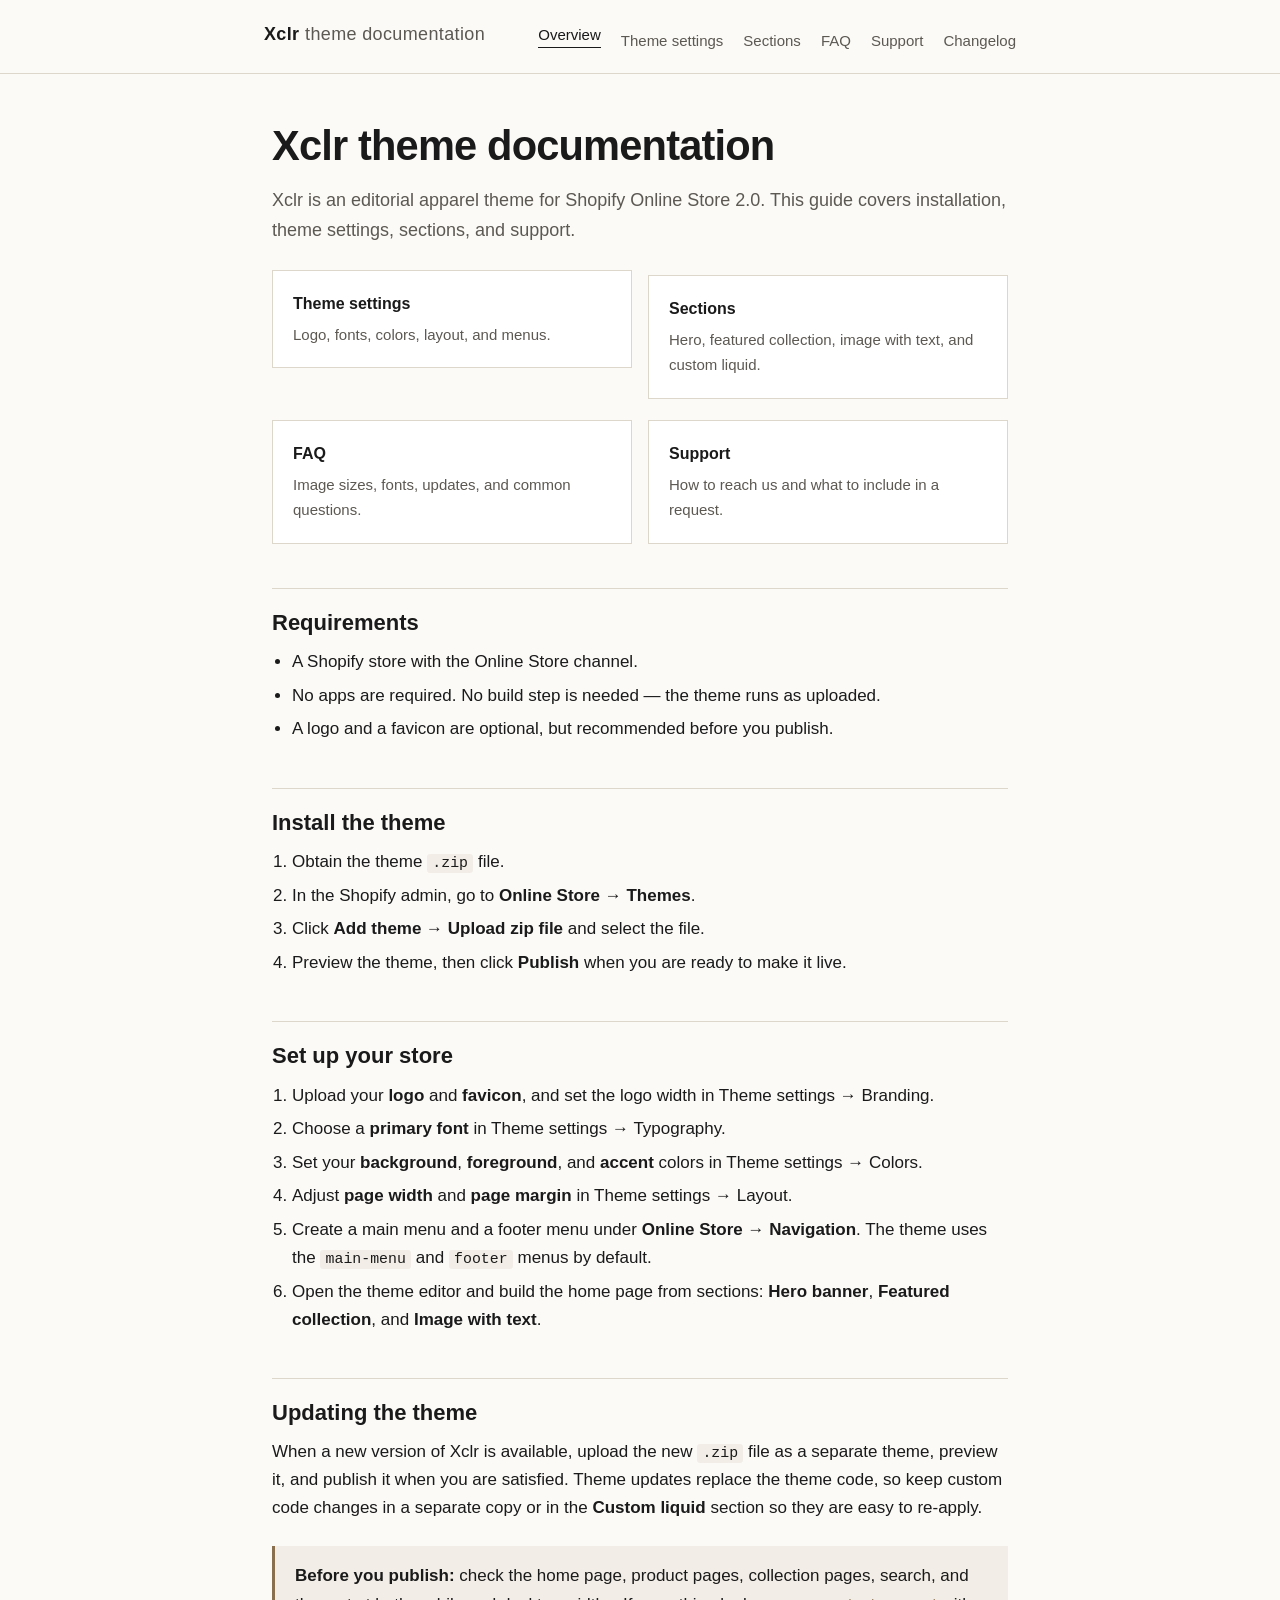
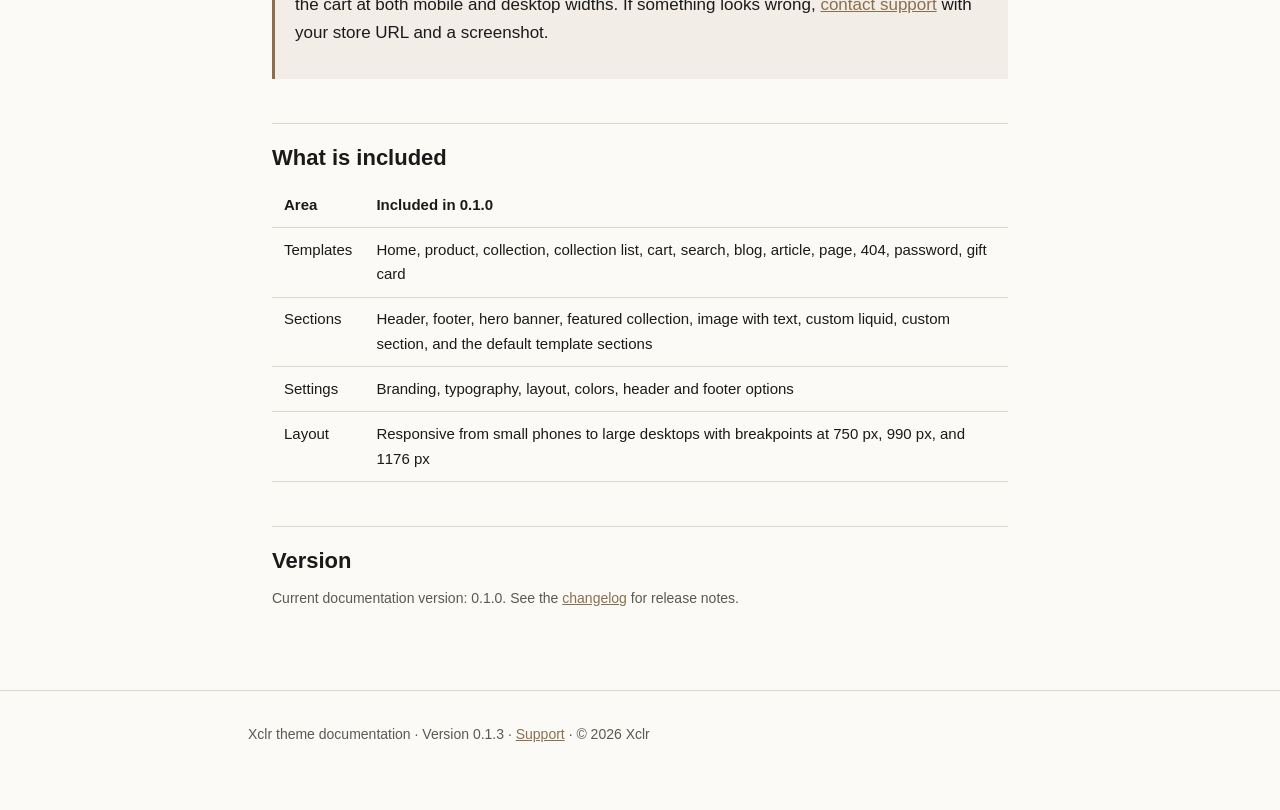
<file: index.html>
<!doctype html>
<html lang="en">
  <head>
    <meta charset="utf-8">
    <meta name="viewport" content="width=device-width, initial-scale=1">
    <title>Overview — Xclr theme documentation</title>
    <meta name="description" content="Setup guide and reference for the Xclr Shopify theme.">
    <link rel="stylesheet" href="assets/style.css">
  </head>
  <body>
    <a class="skip-link" href="#main">Skip to content</a>
    <header class="site-header">
      <div class="site-header__inner">
        <a class="site-title" href="index.html">Xclr<span>theme documentation</span></a>
        <nav class="site-nav" aria-label="Documentation">
          <ul>
            <li><a href="index.html" aria-current="page">Overview</a></li>
            <li><a href="settings.html">Theme settings</a></li>
            <li><a href="sections.html">Sections</a></li>
            <li><a href="faq.html">FAQ</a></li>
            <li><a href="support.html">Support</a></li>
            <li><a href="changelog.html">Changelog</a></li>
          </ul>
        </nav>
      </div>
    </header>
    <main id="main">
      <h1>Xclr theme documentation</h1>
      <p class="lead">Xclr is an editorial apparel theme for Shopify Online Store 2.0. This guide covers installation, theme settings, sections, and support.</p>

      <ul class="card-grid">
        <li><a class="card" href="settings.html"><h3>Theme settings</h3><p>Logo, fonts, colors, layout, and menus.</p></a></li>
        <li><a class="card" href="sections.html"><h3>Sections</h3><p>Hero, featured collection, image with text, and custom liquid.</p></a></li>
        <li><a class="card" href="faq.html"><h3>FAQ</h3><p>Image sizes, fonts, updates, and common questions.</p></a></li>
        <li><a class="card" href="support.html"><h3>Support</h3><p>How to reach us and what to include in a request.</p></a></li>
      </ul>

      <h2>Requirements</h2>
      <ul>
        <li>A Shopify store with the Online Store channel.</li>
        <li>No apps are required. No build step is needed — the theme runs as uploaded.</li>
        <li>A logo and a favicon are optional, but recommended before you publish.</li>
      </ul>

      <h2>Install the theme</h2>
      <ol>
        <li>Obtain the theme <code>.zip</code> file.</li>
        <li>In the Shopify admin, go to <strong>Online Store → Themes</strong>.</li>
        <li>Click <strong>Add theme → Upload zip file</strong> and select the file.</li>
        <li>Preview the theme, then click <strong>Publish</strong> when you are ready to make it live.</li>
      </ol>

      <h2>Set up your store</h2>
      <ol>
        <li>Upload your <strong>logo</strong> and <strong>favicon</strong>, and set the logo width in Theme settings → Branding.</li>
        <li>Choose a <strong>primary font</strong> in Theme settings → Typography.</li>
        <li>Set your <strong>background</strong>, <strong>foreground</strong>, and <strong>accent</strong> colors in Theme settings → Colors.</li>
        <li>Adjust <strong>page width</strong> and <strong>page margin</strong> in Theme settings → Layout.</li>
        <li>Create a main menu and a footer menu under <strong>Online Store → Navigation</strong>. The theme uses the <code>main-menu</code> and <code>footer</code> menus by default.</li>
        <li>Open the theme editor and build the home page from sections: <strong>Hero banner</strong>, <strong>Featured collection</strong>, and <strong>Image with text</strong>.</li>
      </ol>

      <h2>Updating the theme</h2>
      <p>When a new version of Xclr is available, upload the new <code>.zip</code> file as a separate theme, preview it, and publish it when you are satisfied. Theme updates replace the theme code, so keep custom code changes in a separate copy or in the <strong>Custom liquid</strong> section so they are easy to re-apply.</p>

      <div class="note">
        <p><strong>Before you publish:</strong> check the home page, product pages, collection pages, search, and the cart at both mobile and desktop widths. If something looks wrong, <a href="support.html">contact support</a> with your store URL and a screenshot.</p>
      </div>

      <h2>What is included</h2>
      <table>
        <thead>
          <tr><th>Area</th><th>Included in 0.1.0</th></tr>
        </thead>
        <tbody>
          <tr><td>Templates</td><td>Home, product, collection, collection list, cart, search, blog, article, page, 404, password, gift card</td></tr>
          <tr><td>Sections</td><td>Header, footer, hero banner, featured collection, image with text, custom liquid, custom section, and the default template sections</td></tr>
          <tr><td>Settings</td><td>Branding, typography, layout, colors, header and footer options</td></tr>
          <tr><td>Layout</td><td>Responsive from small phones to large desktops with breakpoints at 750 px, 990 px, and 1176 px</td></tr>
        </tbody>
      </table>

      <h2>Version</h2>
      <p class="meta">Current documentation version: 0.1.0. See the <a href="changelog.html">changelog</a> for release notes.</p>
    </main>
    <footer class="site-footer">
      <div class="site-footer__inner">
        <p>Xclr theme documentation · Version 0.1.3 · <a href="support.html">Support</a> · © 2026 Xclr</p>
      </div>
    </footer>
  </body>
</html>
</file>
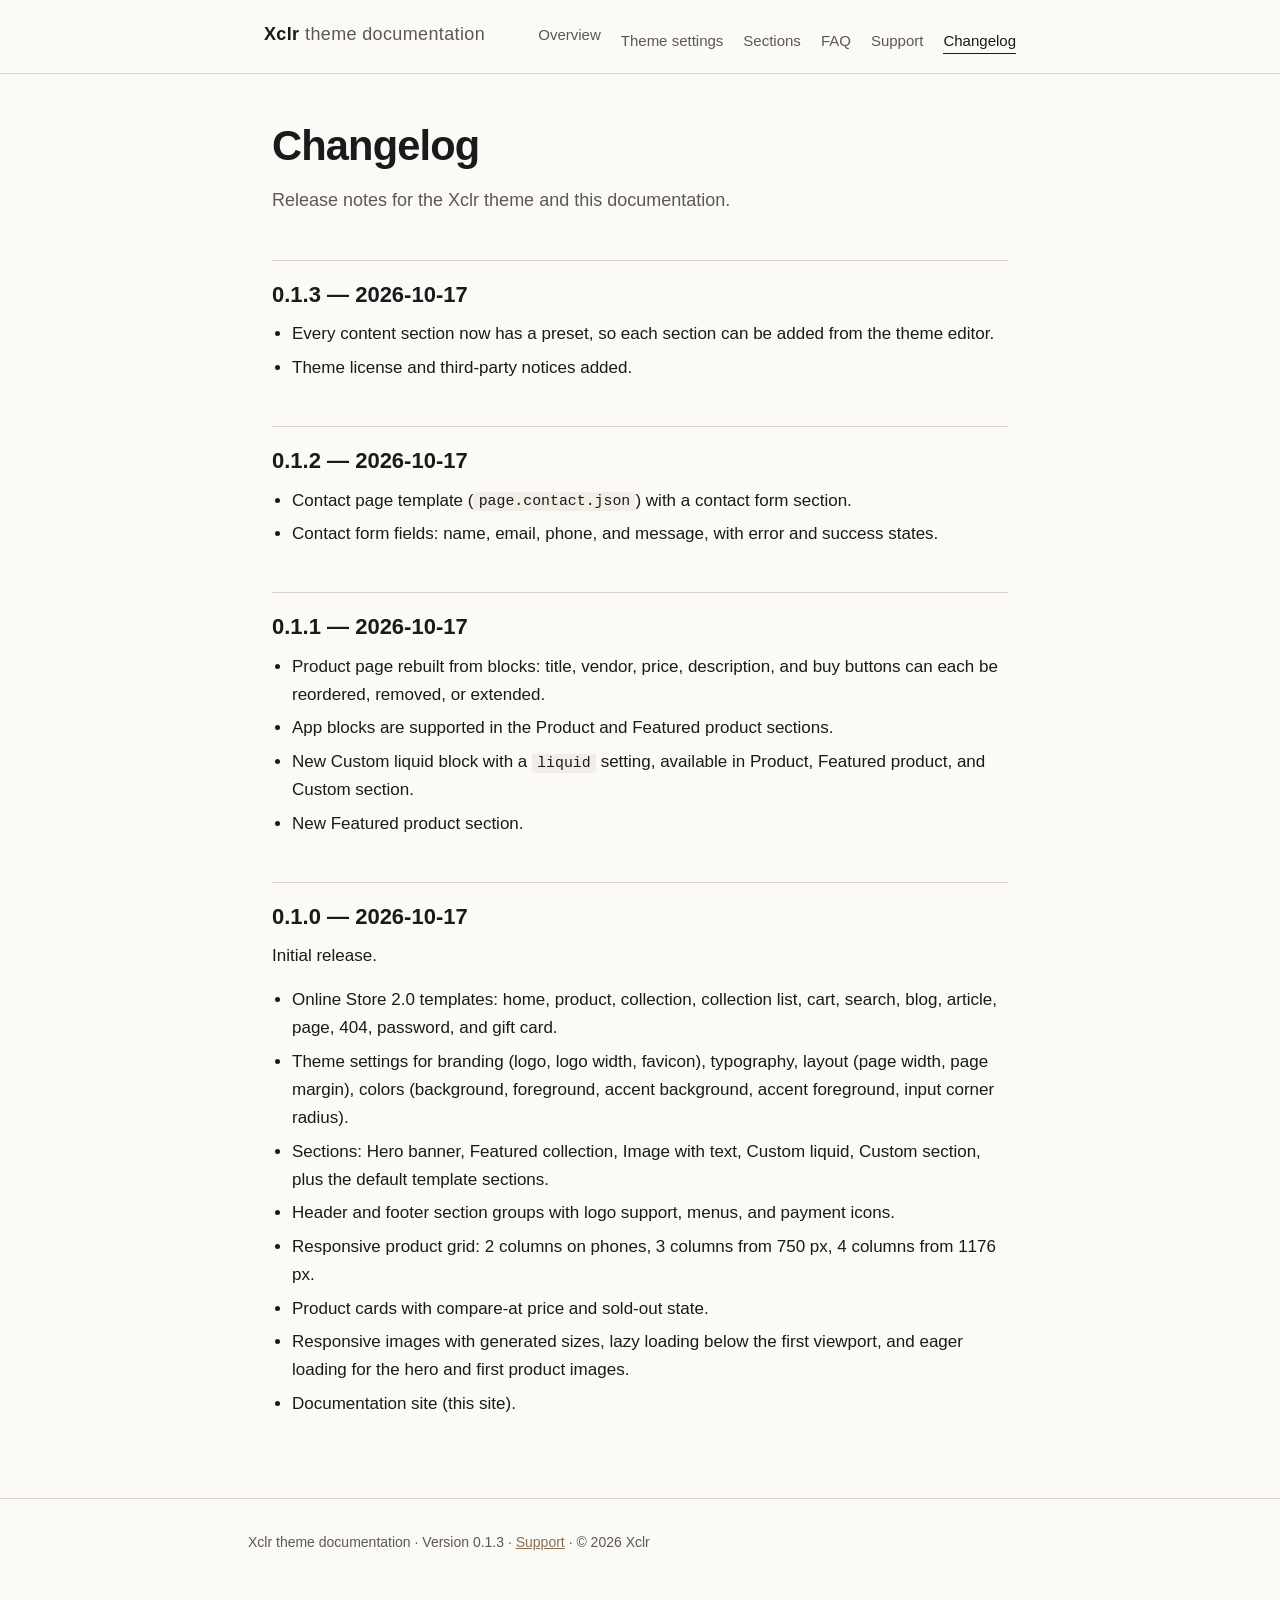
<file: changelog.html>
<!doctype html>
<html lang="en">
  <head>
    <meta charset="utf-8">
    <meta name="viewport" content="width=device-width, initial-scale=1">
    <title>Changelog — Xclr theme documentation</title>
    <meta name="description" content="Release notes for the Xclr theme.">
    <link rel="stylesheet" href="assets/style.css">
  </head>
  <body>
    <a class="skip-link" href="#main">Skip to content</a>
    <header class="site-header">
      <div class="site-header__inner">
        <a class="site-title" href="index.html">Xclr<span>theme documentation</span></a>
        <nav class="site-nav" aria-label="Documentation">
          <ul>
            <li><a href="index.html">Overview</a></li>
            <li><a href="settings.html">Theme settings</a></li>
            <li><a href="sections.html">Sections</a></li>
            <li><a href="faq.html">FAQ</a></li>
            <li><a href="support.html">Support</a></li>
            <li><a href="changelog.html" aria-current="page">Changelog</a></li>
          </ul>
        </nav>
      </div>
    </header>
    <main id="main">
      <h1>Changelog</h1>
      <p class="lead">Release notes for the Xclr theme and this documentation.</p>

      <h2>0.1.3 — 2026-10-17</h2>
      <ul>
        <li>Every content section now has a preset, so each section can be added from the theme editor.</li>
        <li>Theme license and third-party notices added.</li>
      </ul>

      <h2>0.1.2 — 2026-10-17</h2>
      <ul>
        <li>Contact page template (<code>page.contact.json</code>) with a contact form section.</li>
        <li>Contact form fields: name, email, phone, and message, with error and success states.</li>
      </ul>

      <h2>0.1.1 — 2026-10-17</h2>
      <ul>
        <li>Product page rebuilt from blocks: title, vendor, price, description, and buy buttons can each be reordered, removed, or extended.</li>
        <li>App blocks are supported in the Product and Featured product sections.</li>
        <li>New Custom liquid block with a <code>liquid</code> setting, available in Product, Featured product, and Custom section.</li>
        <li>New Featured product section.</li>
      </ul>

      <h2>0.1.0 — 2026-10-17</h2>
      <p>Initial release.</p>
      <ul>
        <li>Online Store 2.0 templates: home, product, collection, collection list, cart, search, blog, article, page, 404, password, and gift card.</li>
        <li>Theme settings for branding (logo, logo width, favicon), typography, layout (page width, page margin), colors (background, foreground, accent background, accent foreground, input corner radius).</li>
        <li>Sections: Hero banner, Featured collection, Image with text, Custom liquid, Custom section, plus the default template sections.</li>
        <li>Header and footer section groups with logo support, menus, and payment icons.</li>
        <li>Responsive product grid: 2 columns on phones, 3 columns from 750 px, 4 columns from 1176 px.</li>
        <li>Product cards with compare-at price and sold-out state.</li>
        <li>Responsive images with generated sizes, lazy loading below the first viewport, and eager loading for the hero and first product images.</li>
        <li>Documentation site (this site).</li>
      </ul>
    </main>
    <footer class="site-footer">
      <div class="site-footer__inner">
        <p>Xclr theme documentation · Version 0.1.3 · <a href="support.html">Support</a> · © 2026 Xclr</p>
      </div>
    </footer>
  </body>
</html>
</file>
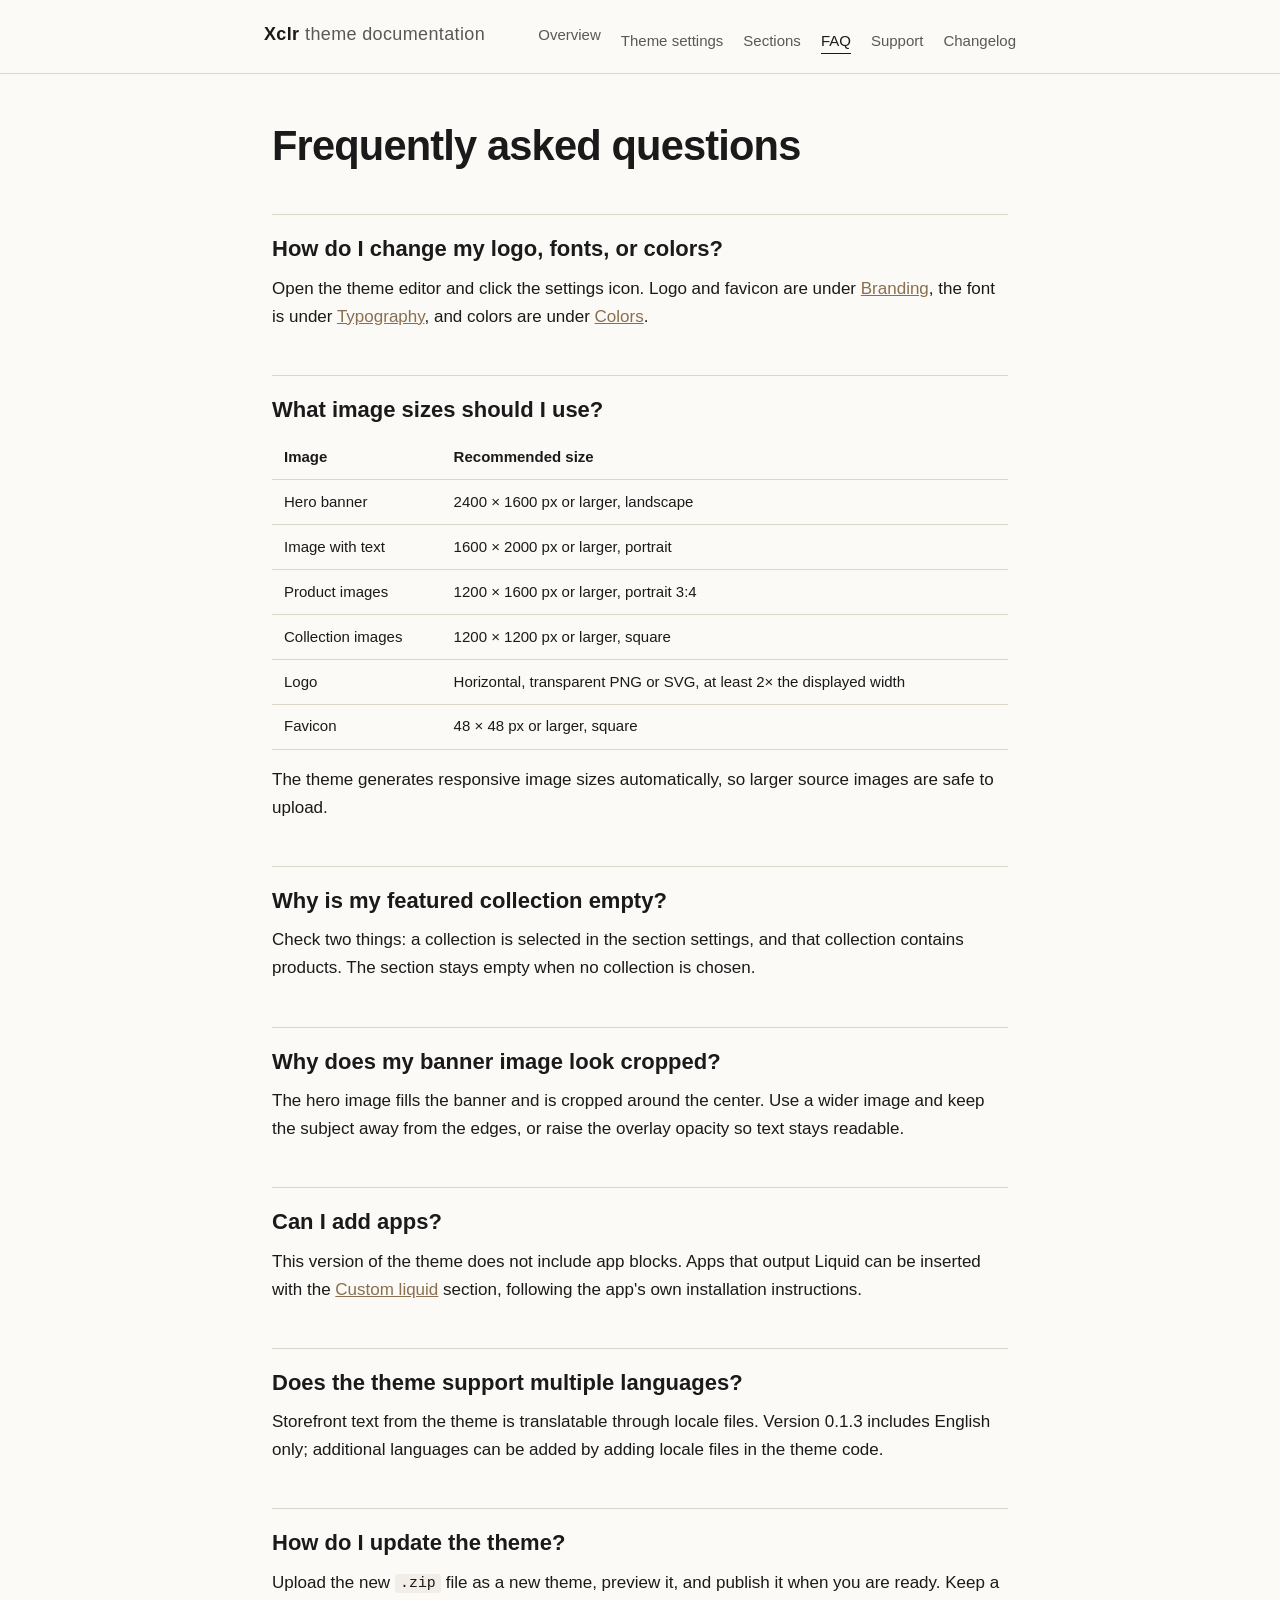
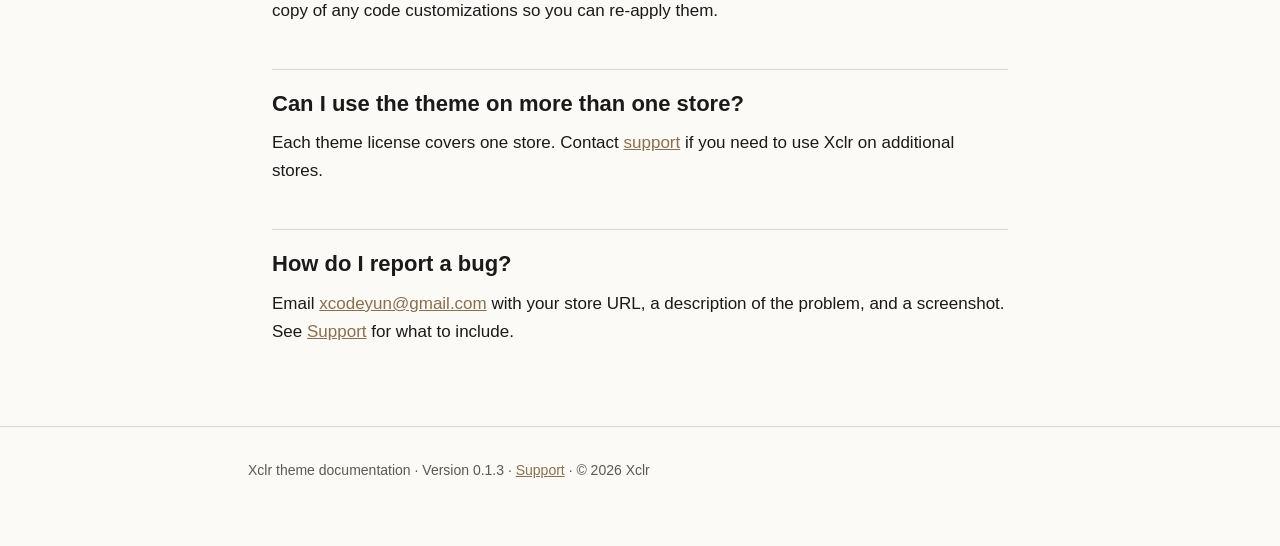
<file: faq.html>
<!doctype html>
<html lang="en">
  <head>
    <meta charset="utf-8">
    <meta name="viewport" content="width=device-width, initial-scale=1">
    <title>FAQ — Xclr theme documentation</title>
    <meta name="description" content="Common questions about installing, setting up, and using the Xclr theme.">
    <link rel="stylesheet" href="assets/style.css">
  </head>
  <body>
    <a class="skip-link" href="#main">Skip to content</a>
    <header class="site-header">
      <div class="site-header__inner">
        <a class="site-title" href="index.html">Xclr<span>theme documentation</span></a>
        <nav class="site-nav" aria-label="Documentation">
          <ul>
            <li><a href="index.html">Overview</a></li>
            <li><a href="settings.html">Theme settings</a></li>
            <li><a href="sections.html">Sections</a></li>
            <li><a href="faq.html" aria-current="page">FAQ</a></li>
            <li><a href="support.html">Support</a></li>
            <li><a href="changelog.html">Changelog</a></li>
          </ul>
        </nav>
      </div>
    </header>
    <main id="main">
      <h1>Frequently asked questions</h1>

      <h2>How do I change my logo, fonts, or colors?</h2>
      <p>Open the theme editor and click the settings icon. Logo and favicon are under <a href="settings.html#branding">Branding</a>, the font is under <a href="settings.html#typography">Typography</a>, and colors are under <a href="settings.html#colors">Colors</a>.</p>

      <h2>What image sizes should I use?</h2>
      <table>
        <thead><tr><th>Image</th><th>Recommended size</th></tr></thead>
        <tbody>
          <tr><td>Hero banner</td><td>2400 × 1600 px or larger, landscape</td></tr>
          <tr><td>Image with text</td><td>1600 × 2000 px or larger, portrait</td></tr>
          <tr><td>Product images</td><td>1200 × 1600 px or larger, portrait 3:4</td></tr>
          <tr><td>Collection images</td><td>1200 × 1200 px or larger, square</td></tr>
          <tr><td>Logo</td><td>Horizontal, transparent PNG or SVG, at least 2× the displayed width</td></tr>
          <tr><td>Favicon</td><td>48 × 48 px or larger, square</td></tr>
        </tbody>
      </table>
      <p>The theme generates responsive image sizes automatically, so larger source images are safe to upload.</p>

      <h2>Why is my featured collection empty?</h2>
      <p>Check two things: a collection is selected in the section settings, and that collection contains products. The section stays empty when no collection is chosen.</p>

      <h2>Why does my banner image look cropped?</h2>
      <p>The hero image fills the banner and is cropped around the center. Use a wider image and keep the subject away from the edges, or raise the overlay opacity so text stays readable.</p>

      <h2>Can I add apps?</h2>
      <p>This version of the theme does not include app blocks. Apps that output Liquid can be inserted with the <a href="sections.html#custom-liquid">Custom liquid</a> section, following the app's own installation instructions.</p>

      <h2>Does the theme support multiple languages?</h2>
      <p>Storefront text from the theme is translatable through locale files. Version 0.1.3 includes English only; additional languages can be added by adding locale files in the theme code.</p>

      <h2>How do I update the theme?</h2>
      <p>Upload the new <code>.zip</code> file as a new theme, preview it, and publish it when you are ready. Keep a copy of any code customizations so you can re-apply them.</p>

      <h2>Can I use the theme on more than one store?</h2>
      <p>Each theme license covers one store. Contact <a href="support.html">support</a> if you need to use Xclr on additional stores.</p>

      <h2>How do I report a bug?</h2>
      <p>Email <a href="mailto:xcodeyun@gmail.com">xcodeyun@gmail.com</a> with your store URL, a description of the problem, and a screenshot. See <a href="support.html">Support</a> for what to include.</p>
    </main>
    <footer class="site-footer">
      <div class="site-footer__inner">
        <p>Xclr theme documentation · Version 0.1.3 · <a href="support.html">Support</a> · © 2026 Xclr</p>
      </div>
    </footer>
  </body>
</html>
</file>
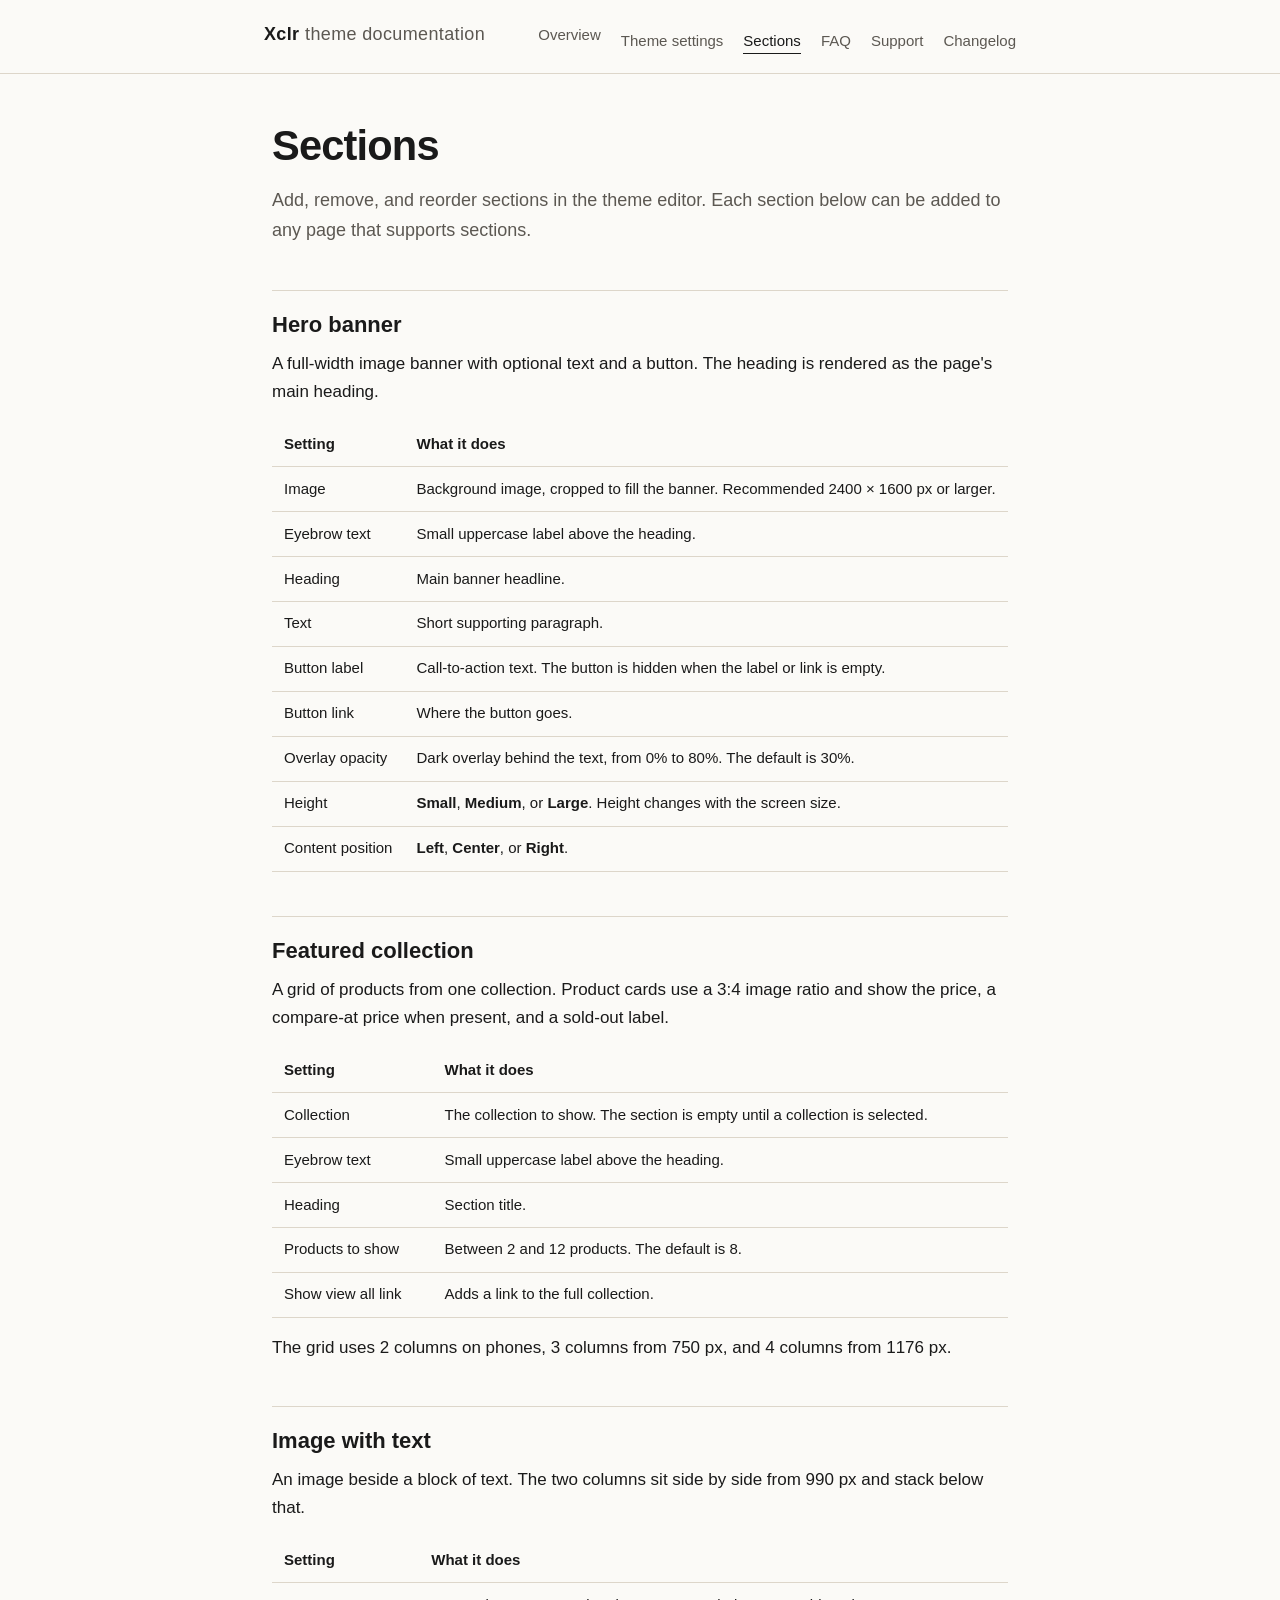
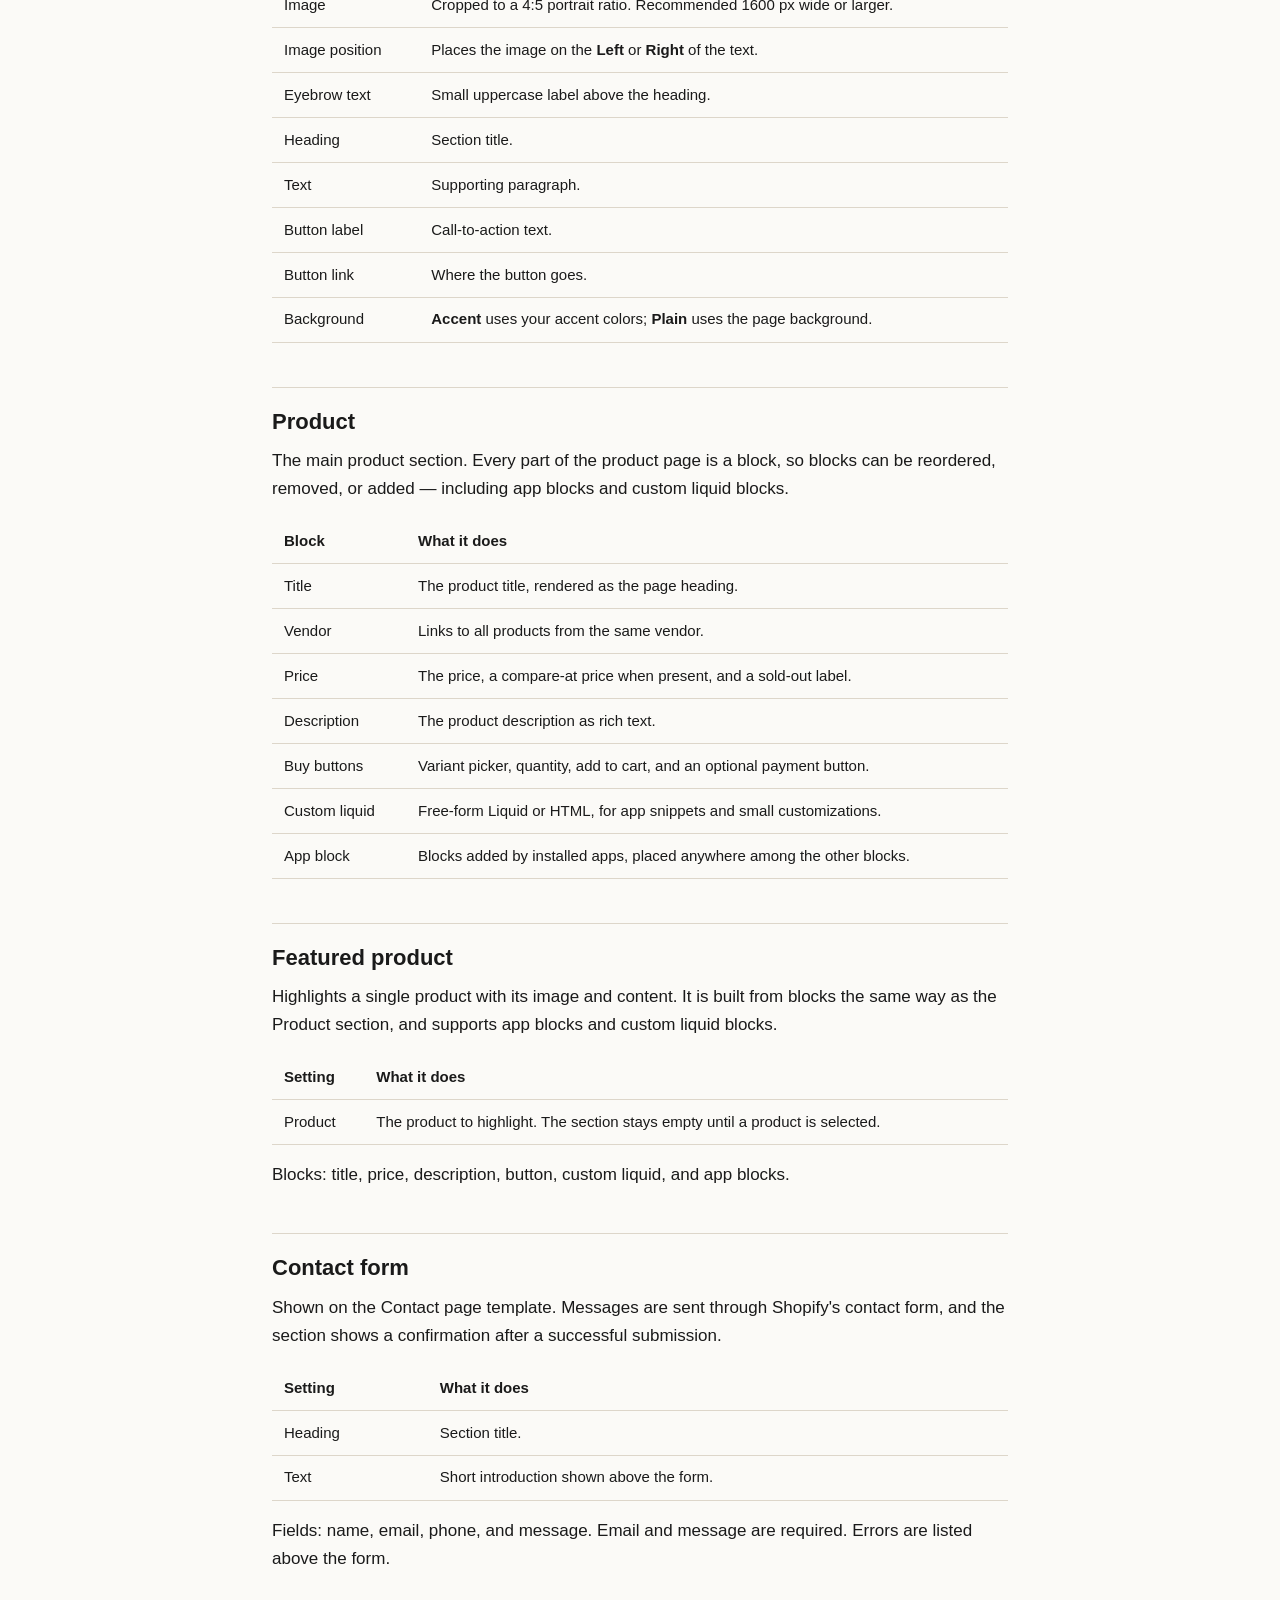
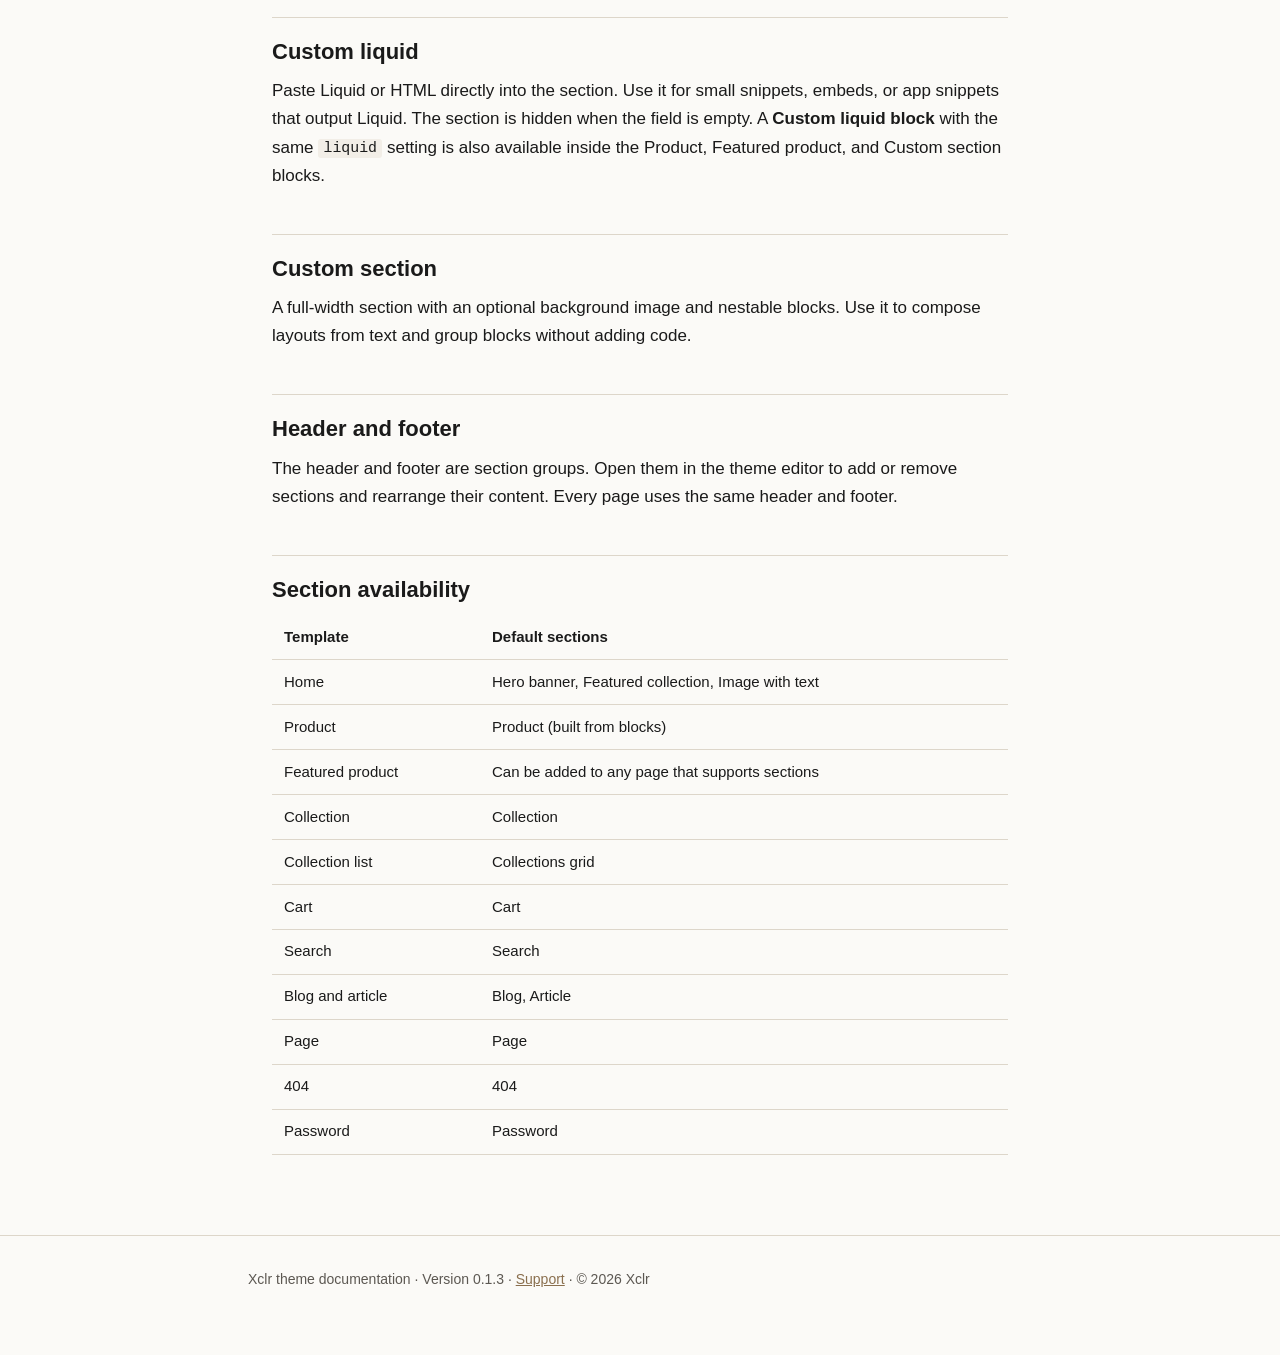
<file: sections.html>
<!doctype html>
<html lang="en">
  <head>
    <meta charset="utf-8">
    <meta name="viewport" content="width=device-width, initial-scale=1">
    <title>Sections — Xclr theme documentation</title>
    <meta name="description" content="Reference for Xclr sections: hero banner, featured collection, image with text, product, featured product, and custom liquid.">
    <link rel="stylesheet" href="assets/style.css">
  </head>
  <body>
    <a class="skip-link" href="#main">Skip to content</a>
    <header class="site-header">
      <div class="site-header__inner">
        <a class="site-title" href="index.html">Xclr<span>theme documentation</span></a>
        <nav class="site-nav" aria-label="Documentation">
          <ul>
            <li><a href="index.html">Overview</a></li>
            <li><a href="settings.html">Theme settings</a></li>
            <li><a href="sections.html" aria-current="page">Sections</a></li>
            <li><a href="faq.html">FAQ</a></li>
            <li><a href="support.html">Support</a></li>
            <li><a href="changelog.html">Changelog</a></li>
          </ul>
        </nav>
      </div>
    </header>
    <main id="main">
      <h1>Sections</h1>
      <p class="lead">Add, remove, and reorder sections in the theme editor. Each section below can be added to any page that supports sections.</p>

      <h2 id="hero-banner">Hero banner</h2>
      <p>A full-width image banner with optional text and a button. The heading is rendered as the page's main heading.</p>
      <table>
        <thead><tr><th>Setting</th><th>What it does</th></tr></thead>
        <tbody>
          <tr><td>Image</td><td>Background image, cropped to fill the banner. Recommended 2400 × 1600 px or larger.</td></tr>
          <tr><td>Eyebrow text</td><td>Small uppercase label above the heading.</td></tr>
          <tr><td>Heading</td><td>Main banner headline.</td></tr>
          <tr><td>Text</td><td>Short supporting paragraph.</td></tr>
          <tr><td>Button label</td><td>Call-to-action text. The button is hidden when the label or link is empty.</td></tr>
          <tr><td>Button link</td><td>Where the button goes.</td></tr>
          <tr><td>Overlay opacity</td><td>Dark overlay behind the text, from 0% to 80%. The default is 30%.</td></tr>
          <tr><td>Height</td><td><strong>Small</strong>, <strong>Medium</strong>, or <strong>Large</strong>. Height changes with the screen size.</td></tr>
          <tr><td>Content position</td><td><strong>Left</strong>, <strong>Center</strong>, or <strong>Right</strong>.</td></tr>
        </tbody>
      </table>

      <h2 id="featured-collection">Featured collection</h2>
      <p>A grid of products from one collection. Product cards use a 3:4 image ratio and show the price, a compare-at price when present, and a sold-out label.</p>
      <table>
        <thead><tr><th>Setting</th><th>What it does</th></tr></thead>
        <tbody>
          <tr><td>Collection</td><td>The collection to show. The section is empty until a collection is selected.</td></tr>
          <tr><td>Eyebrow text</td><td>Small uppercase label above the heading.</td></tr>
          <tr><td>Heading</td><td>Section title.</td></tr>
          <tr><td>Products to show</td><td>Between 2 and 12 products. The default is 8.</td></tr>
          <tr><td>Show view all link</td><td>Adds a link to the full collection.</td></tr>
        </tbody>
      </table>
      <p>The grid uses 2 columns on phones, 3 columns from 750 px, and 4 columns from 1176 px.</p>

      <h2 id="image-with-text">Image with text</h2>
      <p>An image beside a block of text. The two columns sit side by side from 990 px and stack below that.</p>
      <table>
        <thead><tr><th>Setting</th><th>What it does</th></tr></thead>
        <tbody>
          <tr><td>Image</td><td>Cropped to a 4:5 portrait ratio. Recommended 1600 px wide or larger.</td></tr>
          <tr><td>Image position</td><td>Places the image on the <strong>Left</strong> or <strong>Right</strong> of the text.</td></tr>
          <tr><td>Eyebrow text</td><td>Small uppercase label above the heading.</td></tr>
          <tr><td>Heading</td><td>Section title.</td></tr>
          <tr><td>Text</td><td>Supporting paragraph.</td></tr>
          <tr><td>Button label</td><td>Call-to-action text.</td></tr>
          <tr><td>Button link</td><td>Where the button goes.</td></tr>
          <tr><td>Background</td><td><strong>Accent</strong> uses your accent colors; <strong>Plain</strong> uses the page background.</td></tr>
        </tbody>
      </table>

      <h2 id="product">Product</h2>
      <p>The main product section. Every part of the product page is a block, so blocks can be reordered, removed, or added — including app blocks and custom liquid blocks.</p>
      <table>
        <thead><tr><th>Block</th><th>What it does</th></tr></thead>
        <tbody>
          <tr><td>Title</td><td>The product title, rendered as the page heading.</td></tr>
          <tr><td>Vendor</td><td>Links to all products from the same vendor.</td></tr>
          <tr><td>Price</td><td>The price, a compare-at price when present, and a sold-out label.</td></tr>
          <tr><td>Description</td><td>The product description as rich text.</td></tr>
          <tr><td>Buy buttons</td><td>Variant picker, quantity, add to cart, and an optional payment button.</td></tr>
          <tr><td>Custom liquid</td><td>Free-form Liquid or HTML, for app snippets and small customizations.</td></tr>
          <tr><td>App block</td><td>Blocks added by installed apps, placed anywhere among the other blocks.</td></tr>
        </tbody>
      </table>

      <h2 id="featured-product">Featured product</h2>
      <p>Highlights a single product with its image and content. It is built from blocks the same way as the Product section, and supports app blocks and custom liquid blocks.</p>
      <table>
        <thead><tr><th>Setting</th><th>What it does</th></tr></thead>
        <tbody>
          <tr><td>Product</td><td>The product to highlight. The section stays empty until a product is selected.</td></tr>
        </tbody>
      </table>
      <p>Blocks: title, price, description, button, custom liquid, and app blocks.</p>

      <h2 id="contact-form">Contact form</h2>
      <p>Shown on the Contact page template. Messages are sent through Shopify's contact form, and the section shows a confirmation after a successful submission.</p>
      <table>
        <thead><tr><th>Setting</th><th>What it does</th></tr></thead>
        <tbody>
          <tr><td>Heading</td><td>Section title.</td></tr>
          <tr><td>Text</td><td>Short introduction shown above the form.</td></tr>
        </tbody>
      </table>
      <p>Fields: name, email, phone, and message. Email and message are required. Errors are listed above the form.</p>

      <h2 id="custom-liquid">Custom liquid</h2>
      <p>Paste Liquid or HTML directly into the section. Use it for small snippets, embeds, or app snippets that output Liquid. The section is hidden when the field is empty. A <strong>Custom liquid block</strong> with the same <code>liquid</code> setting is also available inside the Product, Featured product, and Custom section blocks.</p>

      <h2>Custom section</h2>
      <p>A full-width section with an optional background image and nestable blocks. Use it to compose layouts from text and group blocks without adding code.</p>

      <h2>Header and footer</h2>
      <p>The header and footer are section groups. Open them in the theme editor to add or remove sections and rearrange their content. Every page uses the same header and footer.</p>

      <h2>Section availability</h2>
      <table>
        <thead><tr><th>Template</th><th>Default sections</th></tr></thead>
        <tbody>
          <tr><td>Home</td><td>Hero banner, Featured collection, Image with text</td></tr>
          <tr><td>Product</td><td>Product (built from blocks)</td></tr>
          <tr><td>Featured product</td><td>Can be added to any page that supports sections</td></tr>
          <tr><td>Collection</td><td>Collection</td></tr>
          <tr><td>Collection list</td><td>Collections grid</td></tr>
          <tr><td>Cart</td><td>Cart</td></tr>
          <tr><td>Search</td><td>Search</td></tr>
          <tr><td>Blog and article</td><td>Blog, Article</td></tr>
          <tr><td>Page</td><td>Page</td></tr>
          <tr><td>404</td><td>404</td></tr>
          <tr><td>Password</td><td>Password</td></tr>
        </tbody>
      </table>
    </main>
    <footer class="site-footer">
      <div class="site-footer__inner">
        <p>Xclr theme documentation · Version 0.1.3 · <a href="support.html">Support</a> · © 2026 Xclr</p>
      </div>
    </footer>
  </body>
</html>
</file>
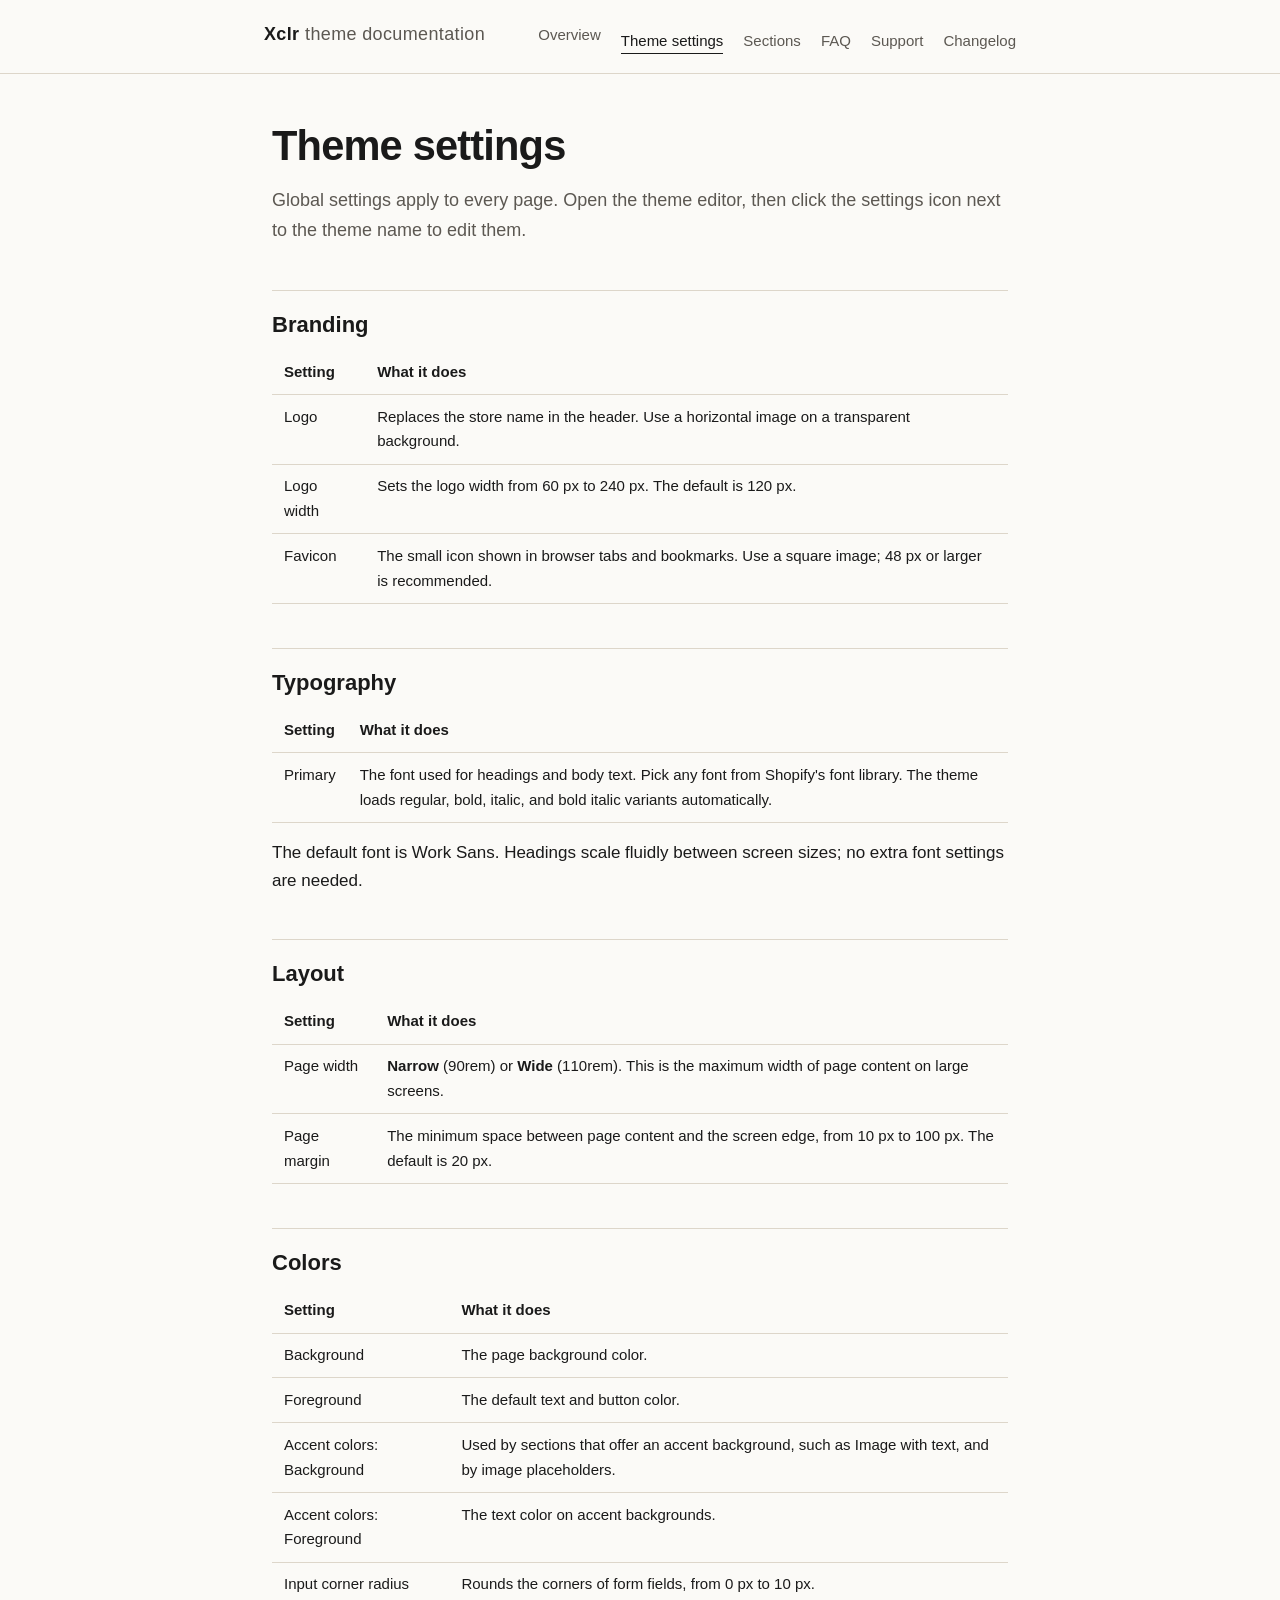
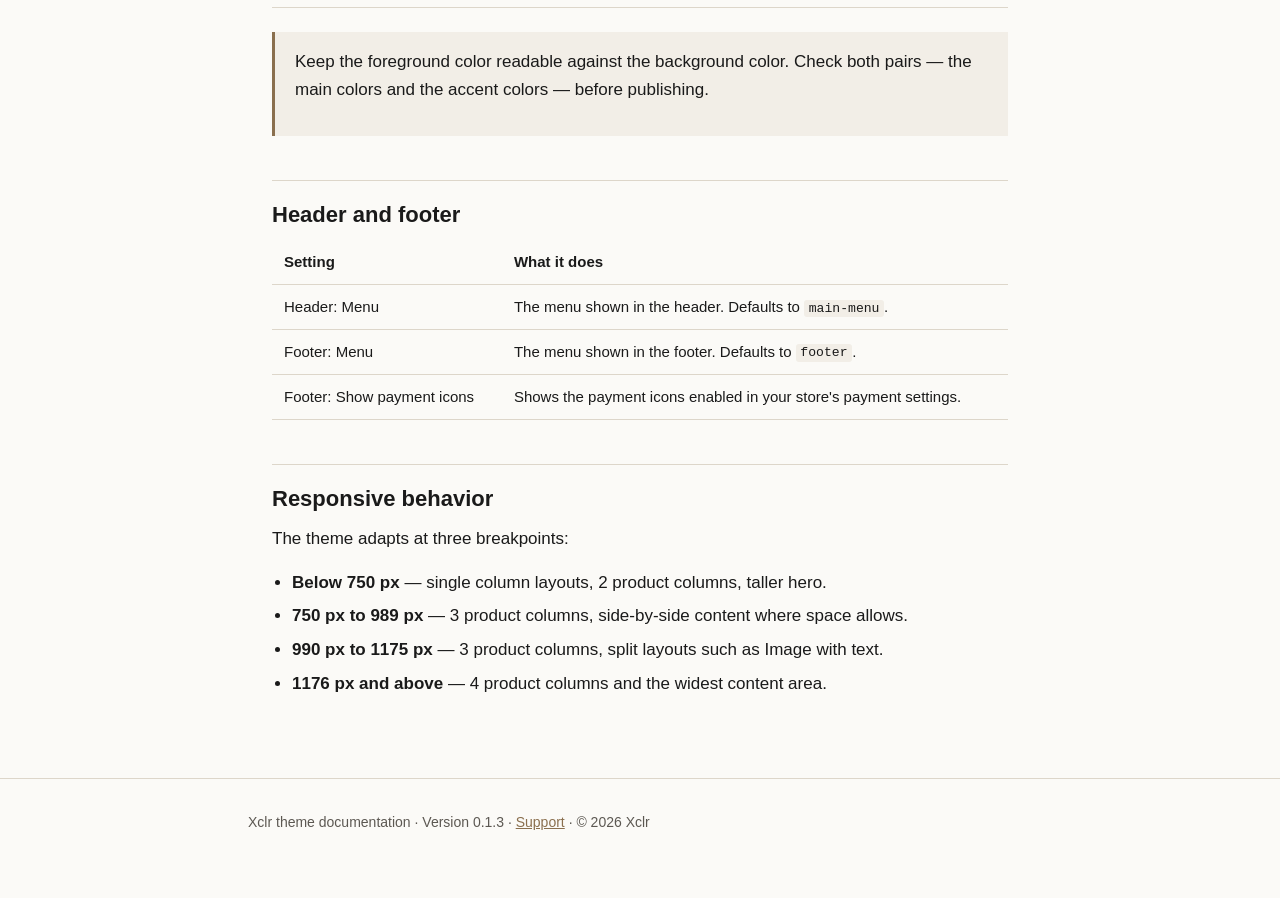
<file: settings.html>
<!doctype html>
<html lang="en">
  <head>
    <meta charset="utf-8">
    <meta name="viewport" content="width=device-width, initial-scale=1">
    <title>Theme settings — Xclr theme documentation</title>
    <meta name="description" content="Reference for Xclr theme settings: branding, typography, layout, and colors.">
    <link rel="stylesheet" href="assets/style.css">
  </head>
  <body>
    <a class="skip-link" href="#main">Skip to content</a>
    <header class="site-header">
      <div class="site-header__inner">
        <a class="site-title" href="index.html">Xclr<span>theme documentation</span></a>
        <nav class="site-nav" aria-label="Documentation">
          <ul>
            <li><a href="index.html">Overview</a></li>
            <li><a href="settings.html" aria-current="page">Theme settings</a></li>
            <li><a href="sections.html">Sections</a></li>
            <li><a href="faq.html">FAQ</a></li>
            <li><a href="support.html">Support</a></li>
            <li><a href="changelog.html">Changelog</a></li>
          </ul>
        </nav>
      </div>
    </header>
    <main id="main">
      <h1>Theme settings</h1>
      <p class="lead">Global settings apply to every page. Open the theme editor, then click the settings icon next to the theme name to edit them.</p>

      <h2 id="branding">Branding</h2>
      <table>
        <thead><tr><th>Setting</th><th>What it does</th></tr></thead>
        <tbody>
          <tr><td>Logo</td><td>Replaces the store name in the header. Use a horizontal image on a transparent background.</td></tr>
          <tr><td>Logo width</td><td>Sets the logo width from 60 px to 240 px. The default is 120 px.</td></tr>
          <tr><td>Favicon</td><td>The small icon shown in browser tabs and bookmarks. Use a square image; 48 px or larger is recommended.</td></tr>
        </tbody>
      </table>

      <h2 id="typography">Typography</h2>
      <table>
        <thead><tr><th>Setting</th><th>What it does</th></tr></thead>
        <tbody>
          <tr><td>Primary</td><td>The font used for headings and body text. Pick any font from Shopify's font library. The theme loads regular, bold, italic, and bold italic variants automatically.</td></tr>
        </tbody>
      </table>
      <p>The default font is Work Sans. Headings scale fluidly between screen sizes; no extra font settings are needed.</p>

      <h2 id="layout">Layout</h2>
      <table>
        <thead><tr><th>Setting</th><th>What it does</th></tr></thead>
        <tbody>
          <tr><td>Page width</td><td><strong>Narrow</strong> (90rem) or <strong>Wide</strong> (110rem). This is the maximum width of page content on large screens.</td></tr>
          <tr><td>Page margin</td><td>The minimum space between page content and the screen edge, from 10 px to 100 px. The default is 20 px.</td></tr>
        </tbody>
      </table>

      <h2 id="colors">Colors</h2>
      <table>
        <thead><tr><th>Setting</th><th>What it does</th></tr></thead>
        <tbody>
          <tr><td>Background</td><td>The page background color.</td></tr>
          <tr><td>Foreground</td><td>The default text and button color.</td></tr>
          <tr><td>Accent colors: Background</td><td>Used by sections that offer an accent background, such as Image with text, and by image placeholders.</td></tr>
          <tr><td>Accent colors: Foreground</td><td>The text color on accent backgrounds.</td></tr>
          <tr><td>Input corner radius</td><td>Rounds the corners of form fields, from 0 px to 10 px.</td></tr>
        </tbody>
      </table>
      <div class="note"><p>Keep the foreground color readable against the background color. Check both pairs — the main colors and the accent colors — before publishing.</p></div>

      <h2 id="header-footer">Header and footer</h2>
      <table>
        <thead><tr><th>Setting</th><th>What it does</th></tr></thead>
        <tbody>
          <tr><td>Header: Menu</td><td>The menu shown in the header. Defaults to <code>main-menu</code>.</td></tr>
          <tr><td>Footer: Menu</td><td>The menu shown in the footer. Defaults to <code>footer</code>.</td></tr>
          <tr><td>Footer: Show payment icons</td><td>Shows the payment icons enabled in your store's payment settings.</td></tr>
        </tbody>
      </table>

      <h2>Responsive behavior</h2>
      <p>The theme adapts at three breakpoints:</p>
      <ul>
        <li><strong>Below 750 px</strong> — single column layouts, 2 product columns, taller hero.</li>
        <li><strong>750 px to 989 px</strong> — 3 product columns, side-by-side content where space allows.</li>
        <li><strong>990 px to 1175 px</strong> — 3 product columns, split layouts such as Image with text.</li>
        <li><strong>1176 px and above</strong> — 4 product columns and the widest content area.</li>
      </ul>
    </main>
    <footer class="site-footer">
      <div class="site-footer__inner">
        <p>Xclr theme documentation · Version 0.1.3 · <a href="support.html">Support</a> · © 2026 Xclr</p>
      </div>
    </footer>
  </body>
</html>
</file>
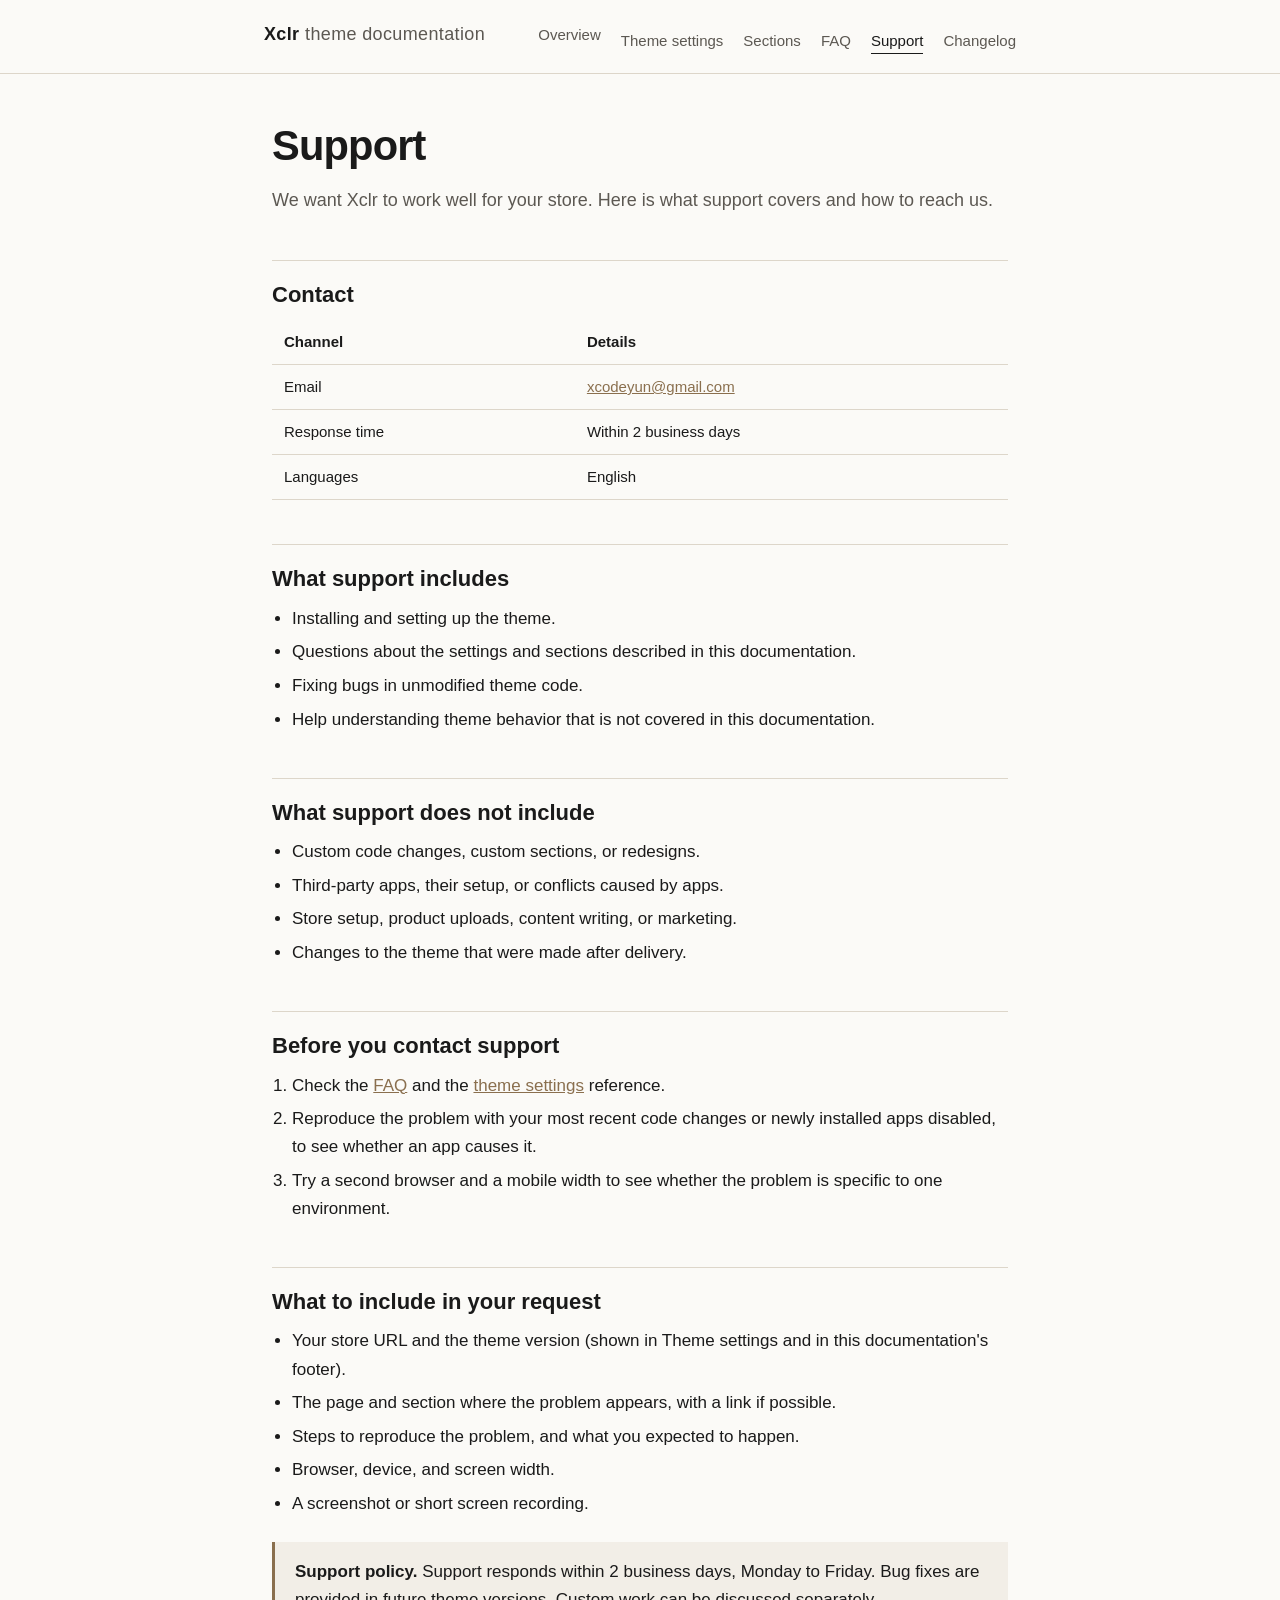
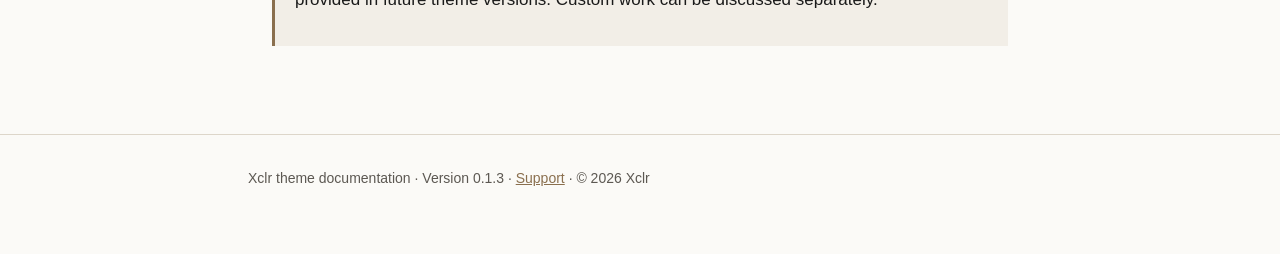
<file: support.html>
<!doctype html>
<html lang="en">
  <head>
    <meta charset="utf-8">
    <meta name="viewport" content="width=device-width, initial-scale=1">
    <title>Support — Xclr theme documentation</title>
    <meta name="description" content="Support policy and contact details for the Xclr theme.">
    <link rel="stylesheet" href="assets/style.css">
  </head>
  <body>
    <a class="skip-link" href="#main">Skip to content</a>
    <header class="site-header">
      <div class="site-header__inner">
        <a class="site-title" href="index.html">Xclr<span>theme documentation</span></a>
        <nav class="site-nav" aria-label="Documentation">
          <ul>
            <li><a href="index.html">Overview</a></li>
            <li><a href="settings.html">Theme settings</a></li>
            <li><a href="sections.html">Sections</a></li>
            <li><a href="faq.html">FAQ</a></li>
            <li><a href="support.html" aria-current="page">Support</a></li>
            <li><a href="changelog.html">Changelog</a></li>
          </ul>
        </nav>
      </div>
    </header>
    <main id="main">
      <h1>Support</h1>
      <p class="lead">We want Xclr to work well for your store. Here is what support covers and how to reach us.</p>

      <h2>Contact</h2>
      <table>
        <thead><tr><th>Channel</th><th>Details</th></tr></thead>
        <tbody>
          <tr><td>Email</td><td><a href="mailto:xcodeyun@gmail.com">xcodeyun@gmail.com</a></td></tr>
          <tr><td>Response time</td><td>Within 2 business days</td></tr>
          <tr><td>Languages</td><td>English</td></tr>
        </tbody>
      </table>

      <h2>What support includes</h2>
      <ul>
        <li>Installing and setting up the theme.</li>
        <li>Questions about the settings and sections described in this documentation.</li>
        <li>Fixing bugs in unmodified theme code.</li>
        <li>Help understanding theme behavior that is not covered in this documentation.</li>
      </ul>

      <h2>What support does not include</h2>
      <ul>
        <li>Custom code changes, custom sections, or redesigns.</li>
        <li>Third-party apps, their setup, or conflicts caused by apps.</li>
        <li>Store setup, product uploads, content writing, or marketing.</li>
        <li>Changes to the theme that were made after delivery.</li>
      </ul>

      <h2>Before you contact support</h2>
      <ol>
        <li>Check the <a href="faq.html">FAQ</a> and the <a href="settings.html">theme settings</a> reference.</li>
        <li>Reproduce the problem with your most recent code changes or newly installed apps disabled, to see whether an app causes it.</li>
        <li>Try a second browser and a mobile width to see whether the problem is specific to one environment.</li>
      </ol>

      <h2>What to include in your request</h2>
      <ul>
        <li>Your store URL and the theme version (shown in Theme settings and in this documentation's footer).</li>
        <li>The page and section where the problem appears, with a link if possible.</li>
        <li>Steps to reproduce the problem, and what you expected to happen.</li>
        <li>Browser, device, and screen width.</li>
        <li>A screenshot or short screen recording.</li>
      </ul>

      <div class="note"><p><strong>Support policy.</strong> Support responds within 2 business days, Monday to Friday. Bug fixes are provided in future theme versions. Custom work can be discussed separately.</p></div>
    </main>
    <footer class="site-footer">
      <div class="site-footer__inner">
        <p>Xclr theme documentation · Version 0.1.3 · <a href="support.html">Support</a> · © 2026 Xclr</p>
      </div>
    </footer>
  </body>
</html>
</file>
<file: assets/style.css>
:root {
  --bg: #fbfaf7;
  --surface: #f2eee7;
  --fg: #1a1a1a;
  --muted: #5c5852;
  --line: #ddd6ca;
  --accent: #8a6f4e;
  --max: 46rem;
}

* {
  box-sizing: border-box;
}

html {
  -webkit-text-size-adjust: 100%;
}

body {
  margin: 0;
  background: var(--bg);
  color: var(--fg);
  font-family: -apple-system, BlinkMacSystemFont, "Segoe UI", Helvetica, Arial, sans-serif;
  font-size: 17px;
  line-height: 1.65;
}

.skip-link {
  position: absolute;
  left: -999px;
  top: 0;
  background: var(--fg);
  color: var(--bg);
  padding: 0.5rem 1rem;
  z-index: 10;
}

.skip-link:focus {
  left: 1rem;
  top: 1rem;
}

.site-header {
  border-bottom: 1px solid var(--line);
  background: var(--bg);
}

.site-header__inner {
  max-width: calc(var(--max) + 4rem);
  margin: 0 auto;
  padding: 1.25rem 1.5rem;
  display: flex;
  flex-wrap: wrap;
  gap: 0.75rem 2rem;
  align-items: baseline;
  justify-content: space-between;
}

.site-title {
  font-size: 1.125rem;
  font-weight: 700;
  letter-spacing: 0.02em;
  text-decoration: none;
  color: inherit;
}

.site-title span {
  font-weight: 400;
  color: var(--muted);
  margin-left: 0.35rem;
}

.site-nav ul {
  display: flex;
  flex-wrap: wrap;
  gap: 0.25rem 1.25rem;
  list-style: none;
  margin: 0;
  padding: 0;
  font-size: 0.9375rem;
}

.site-nav a {
  color: var(--muted);
  text-decoration: none;
  padding-block: 0.25rem;
  border-bottom: 1px solid transparent;
}

.site-nav a:hover {
  color: var(--fg);
}

.site-nav a[aria-current="page"] {
  color: var(--fg);
  border-bottom-color: var(--fg);
}

main {
  max-width: calc(var(--max) + 3rem);
  margin: 0 auto;
  padding: 3rem 1.5rem 4rem;
}

main > * {
  max-width: var(--max);
}

h1 {
  font-size: clamp(1.9rem, 4vw, 2.6rem);
  line-height: 1.15;
  letter-spacing: -0.02em;
  margin: 0 0 1rem;
}

h2 {
  font-size: 1.375rem;
  line-height: 1.25;
  margin: 2.75rem 0 0.75rem;
  padding-top: 1.25rem;
  border-top: 1px solid var(--line);
}

h3 {
  font-size: 1.0625rem;
  margin: 1.75rem 0 0.5rem;
}

p,
ul,
ol,
table {
  margin: 0 0 1rem;
}

ul,
ol {
  padding-left: 1.25rem;
}

li + li {
  margin-top: 0.35rem;
}

a {
  color: var(--accent);
}

.lead {
  font-size: 1.125rem;
  color: var(--muted);
}

.meta {
  font-size: 0.875rem;
  color: var(--muted);
}

table {
  width: 100%;
  border-collapse: collapse;
  font-size: 0.9375rem;
}

th,
td {
  text-align: left;
  vertical-align: top;
  padding: 0.6rem 0.75rem;
  border-bottom: 1px solid var(--line);
}

th {
  font-weight: 600;
  white-space: nowrap;
}

code {
  font-family: ui-monospace, SFMono-Regular, Menlo, Consolas, monospace;
  font-size: 0.875em;
  background: var(--surface);
  padding: 0.1em 0.35em;
  border-radius: 3px;
}

.card-grid {
  display: grid;
  gap: 1rem;
  margin: 1.5rem 0 0;
  padding: 0;
  list-style: none;
}

@media (min-width: 640px) {
  .card-grid {
    grid-template-columns: 1fr 1fr;
  }
}

.card {
  display: block;
  padding: 1.25rem;
  border: 1px solid var(--line);
  background: #fff;
  text-decoration: none;
  color: inherit;
}

.card:hover {
  border-color: var(--fg);
}

.card h3 {
  margin: 0 0 0.35rem;
  font-size: 1rem;
}

.card p {
  margin: 0;
  font-size: 0.9375rem;
  color: var(--muted);
}

.note {
  padding: 1rem 1.25rem;
  background: var(--surface);
  border-left: 3px solid var(--accent);
  margin: 1.5rem 0;
}

.site-footer {
  border-top: 1px solid var(--line);
  padding: 2rem 1.5rem 3rem;
  font-size: 0.875rem;
  color: var(--muted);
}

.site-footer__inner {
  max-width: calc(var(--max) + 3rem);
  margin: 0 auto;
}
</file>
